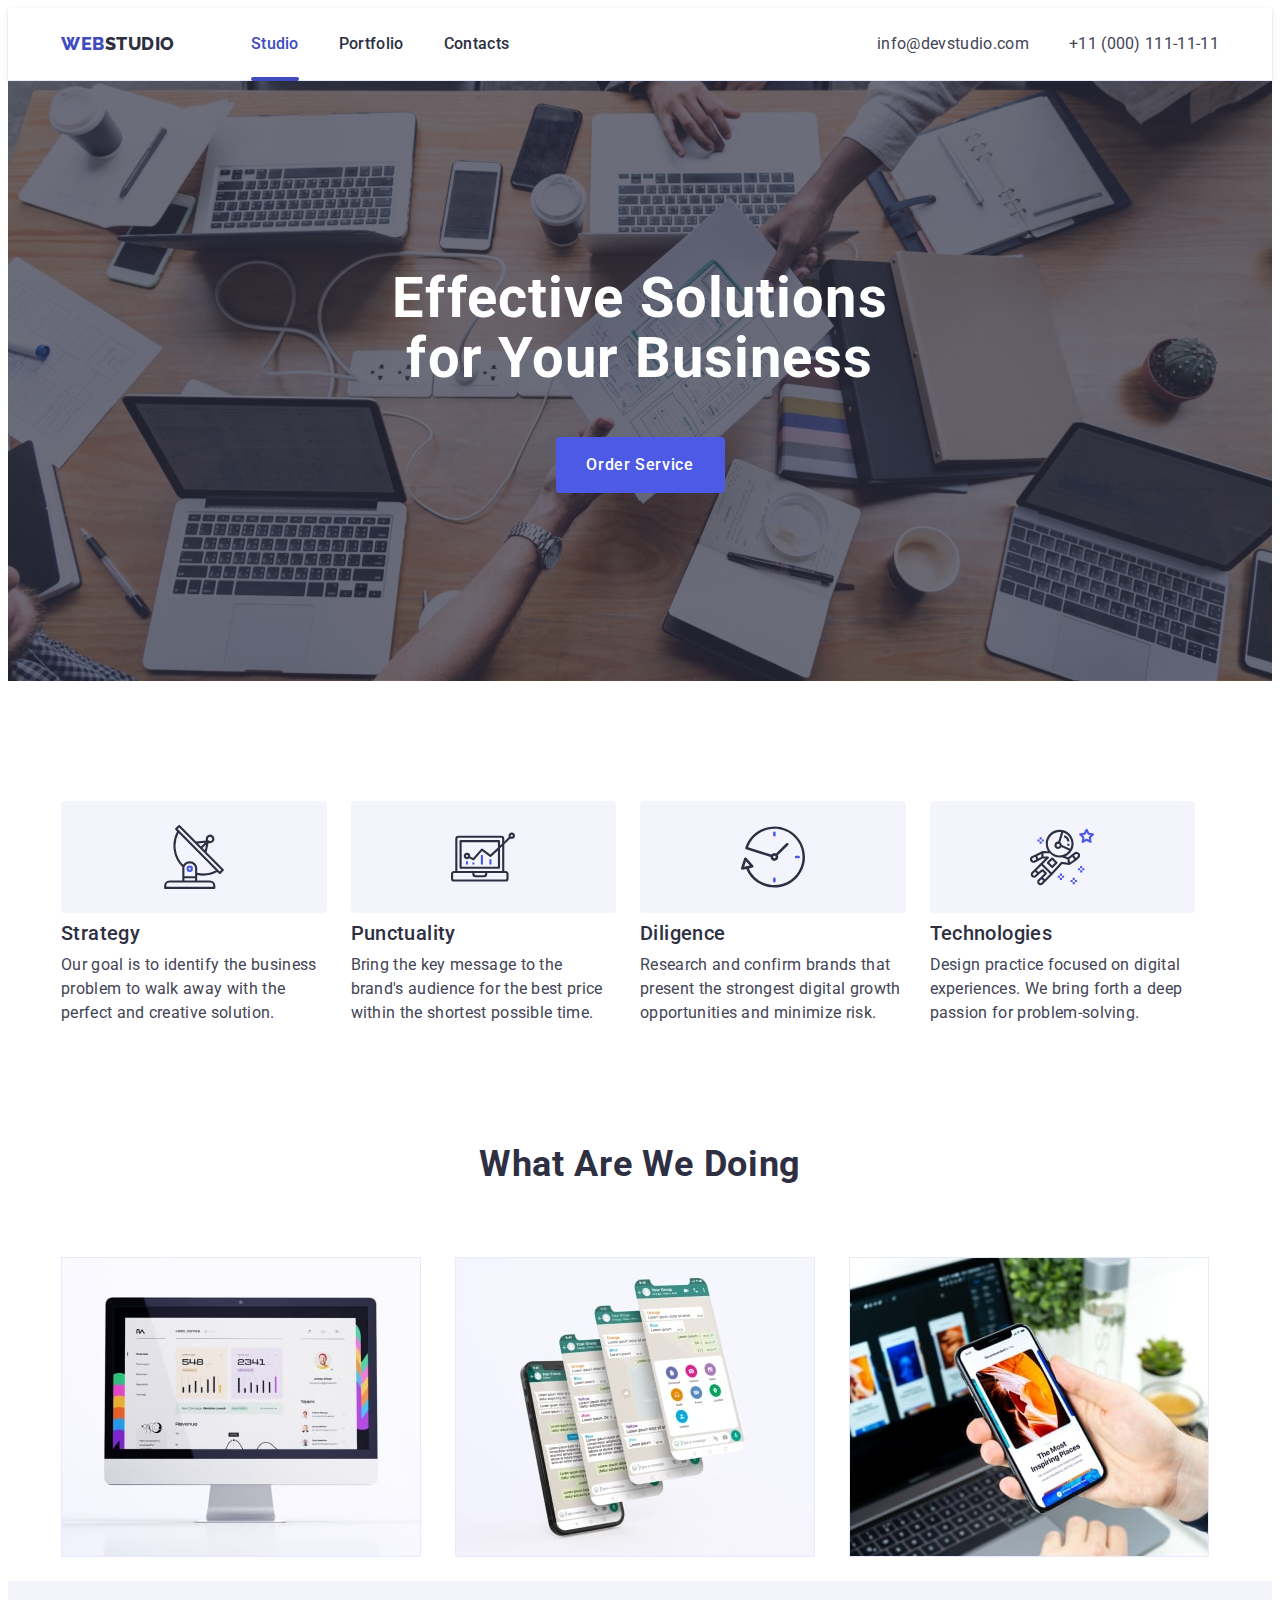
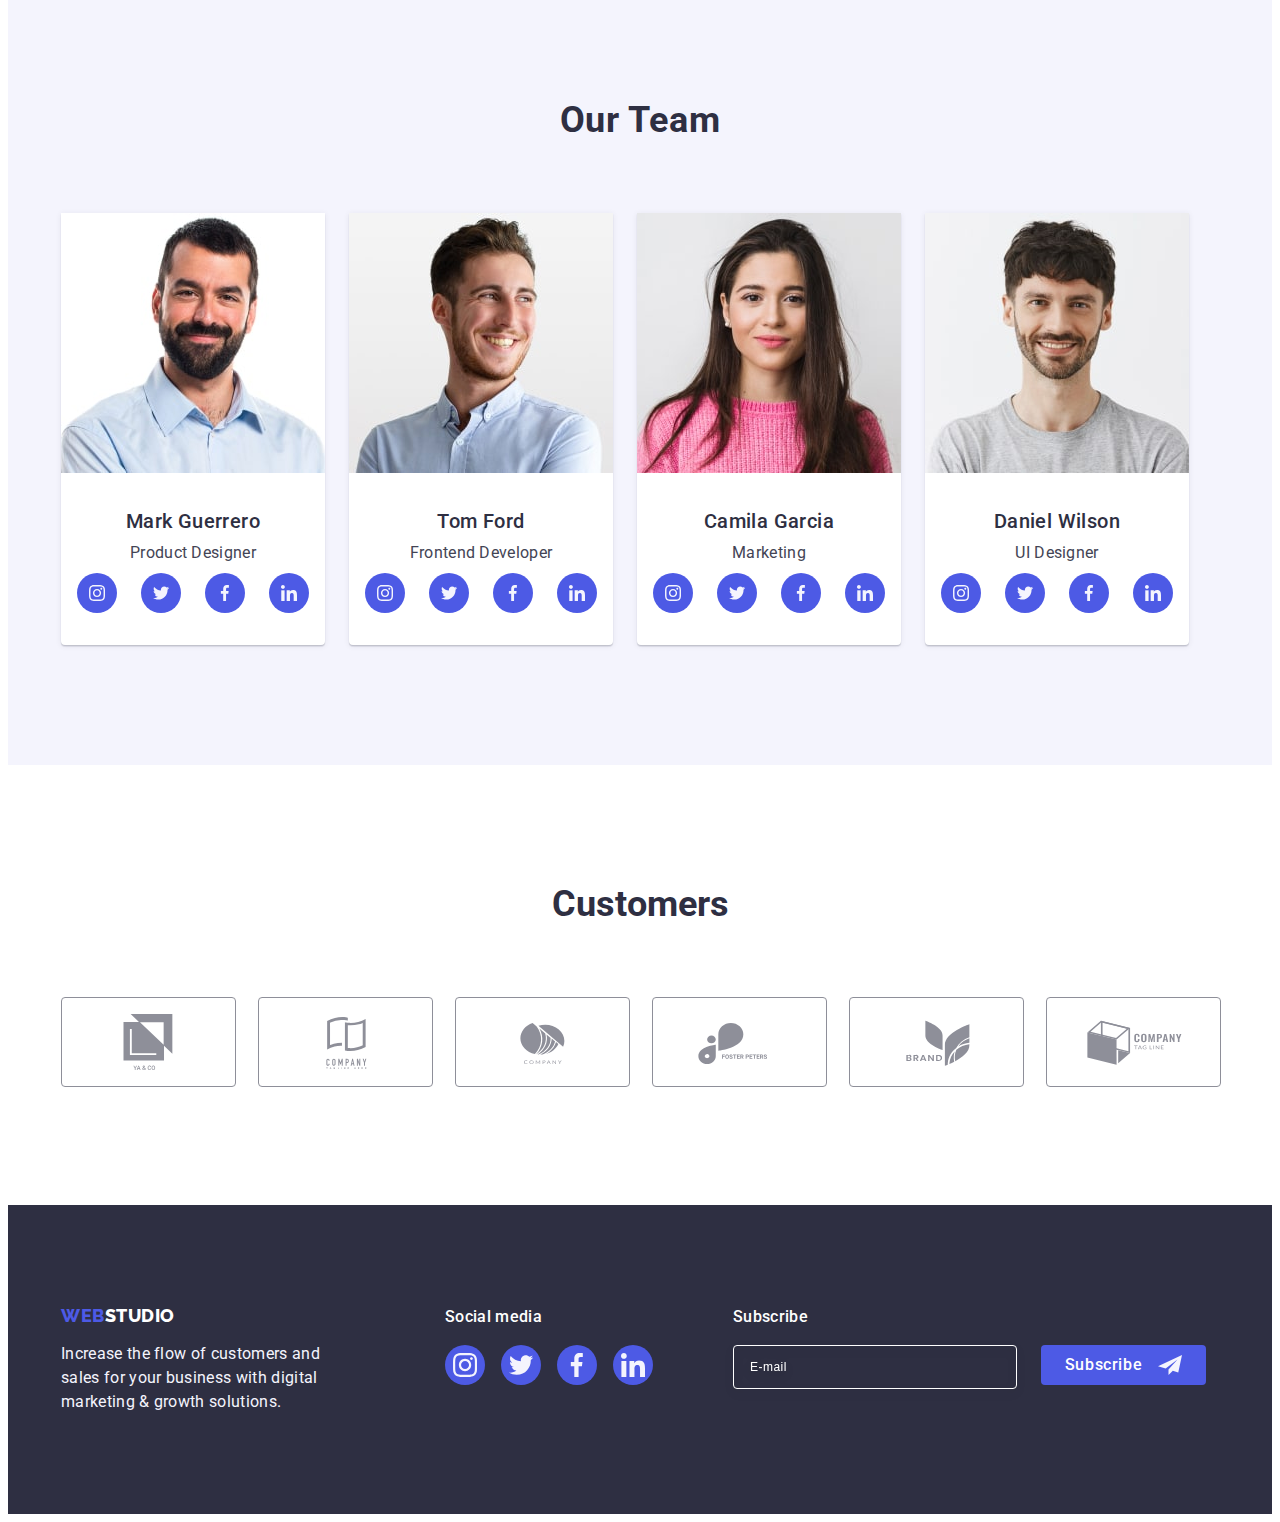
<file: index.html>
<!DOCTYPE html>
<html lang="en">
  <head>
    <meta charset="UTF-8" />
    <meta http-equiv="X-UA-Compatible" content="IE=edge" />
    <meta name="viewport" content="width=device-width, initial-scale=1.0" />
    <title>Document</title>
    <link rel="preconnect" href="https://fonts.googleapis.com" />
    <link rel="preconnect" href="https://fonts.gstatic.com" crossorigin />
    <link
      href="https://fonts.googleapis.com/css2?family=Raleway:wght@800&family=Roboto:wght@400;500;700&display=swap"
      rel="stylesheet"
    />
    <link
      rel="stylesheet"
      href="https://cdnjs.cloudflare.com/ajax/libs/modern-normalize/2.0.0/modern-normalize.min.css"
      integrity="sha512-4xo8blKMVCiXpTaLzQSLSw3KFOVPWhm/TRtuPVc4WG6kUgjH6J03IBuG7JZPkcWMxJ5huwaBpOpnwYElP/m6wg=="
      crossorigin="anonymous"
      referrerpolicy="no-referrer"
    />
    <link rel="stylesheet" href="./css/style.css" />
  </head>
  <body>
    <header class="header-style">
      <div class="div-header-style container">
        <nav class="nav-header-style">
          <a href="./index.html" class="web-header link">
            Web<span class="text-studio">Studio</span>
          </a>
          <ul class="menu-style-positione list">
            <li>
              <a class="points-li-header link current" href="./index.html"
                >Studio</a
              >
            </li>
            <li>
              <a class="points-li-header link" href="./portfolio.html"
                >Portfolio
              </a>
            </li>
            <li>
              <a class="points-li-header link" href="">Contacts</a>
            </li>
          </ul>
        </nav>
        <address class="address">
          <ul class="menu-style-positione list">
            <li>
              <a href="mailto:info@devstudio.com" class="address-points link"
                >info@devstudio.com</a
              >
            </li>
            <li>
              <a href="tel:+110001111111" class="address-points link"
                >+11 (000) 111-11-11</a
              >
            </li>
          </ul>
        </address>
      </div>
    </header>
    <main>
      <section class="section-style-esyb">
        <div class="container">
          <h1 class="effective-solutions-for-your-business">
            Effective Solutions for Your Business
          </h1>
          <button
            type="button"
            class="style-button-order-service"
            data-modal-open
          >
            Order Service
          </button>
        </div>
      </section>
      <section class="section-style-our-adv">
        <div class="container">
          <h2 class="visually-hidden">our advantages</h2>
          <ul class="our-advant list">
            <li class="elements-list">
              <div class="positione-icons">
                <svg class="section-style-our-adv-icon" width="64" height="64">
                  <use href="./images/icons.svg#icon-antenna-1"></use>
                </svg>
              </div>
              <h3 class="all-points">Strategy</h3>
              <p class="our-goal">
                Our goal is to identify the business problem to walk away with
                the perfect and creative solution.
              </p>
            </li>
            <li class="elements-list">
              <div class="positione-icons">
                <svg class="section-style-our-adv-icon" width="64" height="64">
                  <use href="./images/icons.svg#icon-diagram-1"></use>
                </svg>
              </div>
              <h3 class="all-points">Punctuality</h3>
              <p class="our-goal">
                Bring the key message to the brand's audience for the best price
                within the shortest possible time.
              </p>
            </li>

            <li class="elements-list">
              <div class="positione-icons">
                <svg class="section-style-our-adv-icon" width="64" height="64">
                  <use href="./images/icons.svg#icon-clock-1"></use>
                </svg>
              </div>
              <h3 class="all-points">Diligence</h3>
              <p class="our-goal">
                Research and confirm brands that present the strongest digital
                growth opportunities and minimize risk.
              </p>
            </li>

            <li class="elements-list">
              <div class="positione-icons">
                <svg class="section-style-our-adv-icon" width="64" height="64">
                  <use href="./images/icons.svg#icon-astronaut-1"></use>
                </svg>
              </div>
              <h3 class="all-points">Technologies</h3>
              <p class="our-goal">
                Design practice focused on digital experiences. We bring forth a
                deep passion for problem-solving.
              </p>
            </li>
          </ul>
        </div>
      </section>
      <section class="section-style-what-arer-we-doing">
        <div class="container">
          <h2 class="what-are-we-doing">What are we doing</h2>
          <ul class="underlist list">
            <li class="positione-section-three">
              <img
                src="./images/img-doing-1-min.jpg"
                alt="what are you doing for monitor"
                width="360"
              />
            </li>
            <li class="positione-section-three">
              <img
                src="./images/img-doing-2-min.jpg"
                alt="what are you doing for telephones"
                width="360"
              />
            </li>
            <li class="positione-section-three">
              <img
                src="./images/img-doing-3-min.jpg"
                alt="what are you doing for telephone"
                width="360"
              />
            </li>
          </ul>
        </div>
      </section>
      <section class="section-our-team">
        <div class="container">
          <h2 class="title-our-team">Our Team</h2>
          <ul class="underlist-our-team list">
            <li class="points-name">
              <img
                src="./images/our-team-1-min.jpg"
                alt="Mark Guerrero"
                width="264"
              />
              <div class="name-div-sectiones">
                <h3 class="title-all-points">Mark Guerrero</h3>
                <p class="text-all-points">Product Designer</p>
                <ul class="un-soc-link-section-index">
                  <li class="list-soc-link-sectione-index">
                    <a href="/" class="link-soc-index-team">
                      <svg
                        width="16"
                        height="16"
                        class="icons-positione-index-team"
                      >
                        <use
                          href="./images/icons-soc.svg#icon-instagram-2"
                        ></use>
                      </svg>
                    </a>
                  </li>
                  <li class="list-soc-link-sectione-index">
                    <a href="/" class="link-soc-index-team">
                      <svg
                        width="16"
                        height="16"
                        class="icons-positione-index-team"
                      >
                        <use href="./images/icons-soc.svg#icon-twiter"></use>
                      </svg>
                    </a>
                  </li>
                  <li class="list-soc-link-sectione-index">
                    <a href="/" class="link-soc-index-team">
                      <svg
                        width="16"
                        height="16"
                        class="icons-positione-index-team"
                      >
                        <use href="./images/icons-soc.svg#icon-facebook"></use>
                      </svg>
                    </a>
                  </li>
                  <li class="list-soc-link-sectione-index">
                    <a href="/" class="link-soc-index-team">
                      <svg
                        width="16"
                        height="16"
                        class="icons-positione-index-team"
                      >
                        <use
                          href="./images/icons-soc.svg#icon-linkedin-1"
                        ></use>
                      </svg>
                    </a>
                  </li>
                </ul>
              </div>
            </li>
            <li class="points-name">
              <img
                src="./images/our-team-2-min.jpg"
                alt="Tom Ford"
                width="264"
              />
              <div class="name-div-sectiones">
                <h3 class="title-all-points">Tom Ford</h3>
                <p class="text-all-points">Frontend Developer</p>
                <ul class="un-soc-link-section-index">
                  <li class="list-soc-link-sectione-index">
                    <a href="/" class="link-soc-index-team">
                      <svg
                        width="16"
                        height="16"
                        class="icons-positione-index-team"
                      >
                        <use
                          href="./images/icons-soc.svg#icon-instagram-2"
                        ></use>
                      </svg>
                    </a>
                  </li>
                  <li class="list-soc-link-sectione-index">
                    <a href="/" class="link-soc-index-team">
                      <svg
                        width="16"
                        height="16"
                        class="icons-positione-index-team"
                      >
                        <use href="./images/icons-soc.svg#icon-twiter"></use>
                      </svg>
                    </a>
                  </li>
                  <li class="list-soc-link-sectione-index">
                    <a href="/" class="link-soc-index-team">
                      <svg
                        width="16"
                        height="16"
                        class="icons-positione-index-team"
                      >
                        <use href="./images/icons-soc.svg#icon-facebook"></use>
                      </svg>
                    </a>
                  </li>
                  <li class="list-soc-link-sectione-index">
                    <a href="/" class="link-soc-index-team">
                      <svg
                        width="16"
                        height="16"
                        class="icons-positione-index-team"
                      >
                        <use
                          href="./images/icons-soc.svg#icon-linkedin-1"
                        ></use>
                      </svg>
                    </a>
                  </li>
                </ul>
              </div>
            </li>
            <li class="points-name">
              <img
                src="./images/our-team-3-min.jpg"
                alt="Camila Garcia"
                width="264"
              />
              <div class="name-div-sectiones">
                <h3 class="title-all-points">Camila Garcia</h3>
                <p class="text-all-points">Marketing</p>
                <ul class="un-soc-link-section-index">
                  <li class="list-soc-link-sectione-index">
                    <a href="/" class="link-soc-index-team">
                      <svg
                        width="16"
                        height="16"
                        class="icons-positione-index-team"
                      >
                        <use
                          href="./images/icons-soc.svg#icon-instagram-2"
                        ></use>
                      </svg>
                    </a>
                  </li>
                  <li class="list-soc-link-sectione-index">
                    <a href="/" class="link-soc-index-team">
                      <svg
                        width="16"
                        height="16"
                        class="icons-positione-index-team"
                      >
                        <use href="./images/icons-soc.svg#icon-twiter"></use>
                      </svg>
                    </a>
                  </li>
                  <li class="list-soc-link-sectione-index">
                    <a href="/" class="link-soc-index-team">
                      <svg
                        width="16"
                        height="16"
                        class="icons-positione-index-team"
                      >
                        <use href="./images/icons-soc.svg#icon-facebook"></use>
                      </svg>
                    </a>
                  </li>
                  <li class="list-soc-link-sectione-index">
                    <a href="/" class="link-soc-index-team">
                      <svg
                        width="16"
                        height="16"
                        class="icons-positione-index-team"
                      >
                        <use
                          href="./images/icons-soc.svg#icon-linkedin-1"
                        ></use>
                      </svg>
                    </a>
                  </li>
                </ul>
              </div>
            </li>
            <li class="points-name">
              <img
                src="./images/our-team-4-min.jpg"
                alt="Daniel Wilson"
                width="264"
              />
              <div class="name-div-sectiones">
                <h3 class="title-all-points">Daniel Wilson</h3>
                <p class="text-all-points">UI Designer</p>
                <ul class="un-soc-link-section-index">
                  <li class="list-soc-link-sectione-index">
                    <a href="/" class="link-soc-index-team">
                      <svg
                        class="icons-positione-index-team"
                        width="16"
                        height="16"
                      >
                        <use
                          href="./images/icons-soc.svg#icon-instagram-2"
                        ></use>
                      </svg>
                    </a>
                  </li>
                  <li class="list-soc-link-sectione-index">
                    <a href="/" class="link-soc-index-team">
                      <svg
                        class="icons-positione-index-team"
                        width="16"
                        height="16"
                      >
                        <use href="./images/icons-soc.svg#icon-twiter"></use>
                      </svg>
                    </a>
                  </li>
                  <li class="list-soc-link-sectione-index">
                    <a href="/" class="link-soc-index-team">
                      <svg
                        class="icons-positione-index-team"
                        width="16"
                        height="16"
                      >
                        <use href="./images/icons-soc.svg#icon-facebook"></use>
                      </svg>
                    </a>
                  </li>
                  <li class="list-soc-link-sectione-index">
                    <a href="/" class="link-soc-index-team">
                      <svg
                        class="icons-positione-index-team"
                        width="16"
                        height="16"
                      >
                        <use
                          href="./images/icons-soc.svg#icon-linkedin-1"
                        ></use>
                      </svg>
                    </a>
                  </li>
                </ul>
              </div>
            </li>
          </ul>
        </div>
      </section>
      <section class="sectione-customers">
        <div class="container">
          <h2 class="h-customers">Customers</h2>
          <ul class="un-clients-customers">
            <li class="list-customers">
              <a href="/" class="link-customers">
                <svg width="104" height="56" class="icons-customers">
                  <use href="./images/icons-customers.svg#icon-ya-co"></use>
                </svg>
              </a>
            </li>
            <li class="list-customers">
              <a href="/" class="link-customers">
                <svg width="104" height="56" class="icons-customers">
                  <use
                    href="./images/icons-customers.svg#icon-fasling-company"
                  ></use>
                </svg>
              </a>
            </li>
            <li class="list-customers">
              <a href="/" class="link-customers">
                <svg width="104" height="56" class="icons-customers">
                  <use href="./images/icons-customers.svg#icon-company"></use>
                </svg>
              </a>
            </li>
            <li class="list-customers">
              <a href="/" class="link-customers">
                <svg width="104" height="56" class="icons-customers">
                  <use
                    href="./images/icons-customers.svg#icon-foster-peters"
                  ></use>
                </svg>
              </a>
            </li>
            <li class="list-customers">
              <a href="/" class="link-customers">
                <svg width="104" height="56" class="icons-customers">
                  <use href="./images/icons-customers.svg#icon-brand"></use>
                </svg>
              </a>
            </li>
            <li class="list-customers">
              <a href="/" class="link-customers">
                <svg width="104" height="56" class="icons-customers">
                  <use
                    href="./images/icons-customers.svg#icon-company-tag-line"
                  ></use>
                </svg>
              </a>
            </li>
          </ul>
        </div>
      </section>
    </main>
    <footer class="positione-footer-wb">
      <div class="footer-container container">
        <div class="logo-paragraph">
          <a href="./index.html" class="web-header-footer link">
            Web<span class="text-studio-footer">Studio</span>
          </a>

          <p class="text-paragraph-footer">
            Increase the flow of customers and sales for your business with
            digital marketing & growth solutions.
          </p>
        </div>
        <div class="soc-positione">
          <p class="paragraph-soc-footer">Social media</p>
          <ul class="un-soc">
            <li class="soc-itfl">
              <a href="/" class="soc-link"
                ><svg class="soc-link-icons" width="24" height="24">
                  <use href="./images/icons-soc.svg#icon-instagram-2"></use>
                </svg>
              </a>
            </li>

            <li class="soc-itfl">
              <a href="/" class="soc-link"
                ><svg class="soc-link-icons" width="24" height="24">
                  <use href="./images/icons-soc.svg#icon-twiter"></use>
                </svg>
              </a>
            </li>

            <li class="soc-itfl">
              <a href="/" class="soc-link"
                ><svg class="soc-link-icons" width="24" height="24">
                  <use href="./images/icons-soc.svg#icon-facebook"></use>
                </svg>
              </a>
            </li>

            <li class="soc-itfl">
              <a href="/" class="soc-link"
                ><svg class="soc-link-icons" width="24" height="24">
                  <use href="./images/icons-soc.svg#icon-linkedin-1"></use>
                </svg>
              </a>
            </li>
          </ul>
        </div>
        <div class="send-footer">
          <p class="paragraph-footer-subscribe">Subscribe</p>
          <form class="form-footer">
            <label class="label-footer">
              <input
                name="subsribe"
                type="email"
                placeholder="E-mail"
                class="input-footer"
              />
            </label>
            <button class="button-footer-input" type="submit">
              Subscribe
              <svg width="24" height="24" class="button-subcribe-footer">
                <use href="./images/icon-modal-2.svg#icon-link"></use>
              </svg>
            </button>
          </form>
        </div>
      </div>
    </footer>
    <div data-modal class="modal-footer is-hidden">
      <div class="modal-window">
        <button type="button" data-modal-close class="button-modal-close-style">
          <svg width="8" height="8" class="svg-modal-icons">
            <use
              href="./images/icons-modal.svg#icon-close-black-18dp-2-1"
            ></use>
          </svg>
        </button>
        <p class="paragraph-modal">
          Leave your contacts and we will call you back
        </p>
        <form class="modal-form">
          <div class="modal-name">
            <label for="user-name" class="modal-label">Name</label>

            <div class="modal-input-div">
              <input
                id="user-name"
                name="user-name"
                type="text"
                class="modal-input"
              />
              <svg width="18" height="24" class="modal-icons-input">
                <use href="./images/icon-modal-2.svg#icon-person-black-18dp-1-1"></use>
              </svg>
            </div>
          </div>
          <div class="modal-name">
            <label for="user-phone" class="modal-label">Phone</label>

            <div class="modal-input-div">
              <input
                id="user-phone"
                name="user-phone"
                type="text"
                class="modal-input"
              />
              <svg width="18" height="24" class="modal-icons-input">
                <use
                  href="./images/icon-modal-2.svg#icon-phone-black-18dp-1-1"
                ></use>
              </svg>
            </div>
          </div>
          <div class="modal-name">
            <label for="user-email" class="modal-label">Email</label>

            <div class="modal-input-div">
              <input
                id="user-email"
                name="user-email"
                type="text"
                class="modal-input"
              />
              <svg width="18" height="24" class="modal-icons-input">
                <use
                  href="./images/icon-modal-2.svg#icon-email-black-18dp-1-1"
                ></use>
              </svg>
            </div>
          </div>
          <div class="modal-comment">
            <label for="user-comment" class="modal-label">Comment</label>
            <textarea
              id="user-comment"
              name="user-comment"
              placeholder="Text input"
              class="modal-input-comment"
            ></textarea>
          </div>
          <div class="check-box-label">
            <input
              id="user-privacy"
              type="checkbox"
              value="true"
              name="user-privacy"
              class="input-check-box visually-hidden"
            />
            <label for="user-privacy" class="label-check-box"
              ><span class="span-input-check-box">
                <svg width="10" height="8">
                  <use href="./images/icon-modal-2.svg#icon-Vector"></use>
                </svg>
              </span>
              I accept the terms and conditions of the
              <a href="/" class="link-check-box">Privacy Policy</a></label
            >
          </div>
          <button class="button-check-box">Send</button>
        </form>
      </div>
    </div>
    <script src="./js/modal.js"></script>
  </body>
</html>
</file>
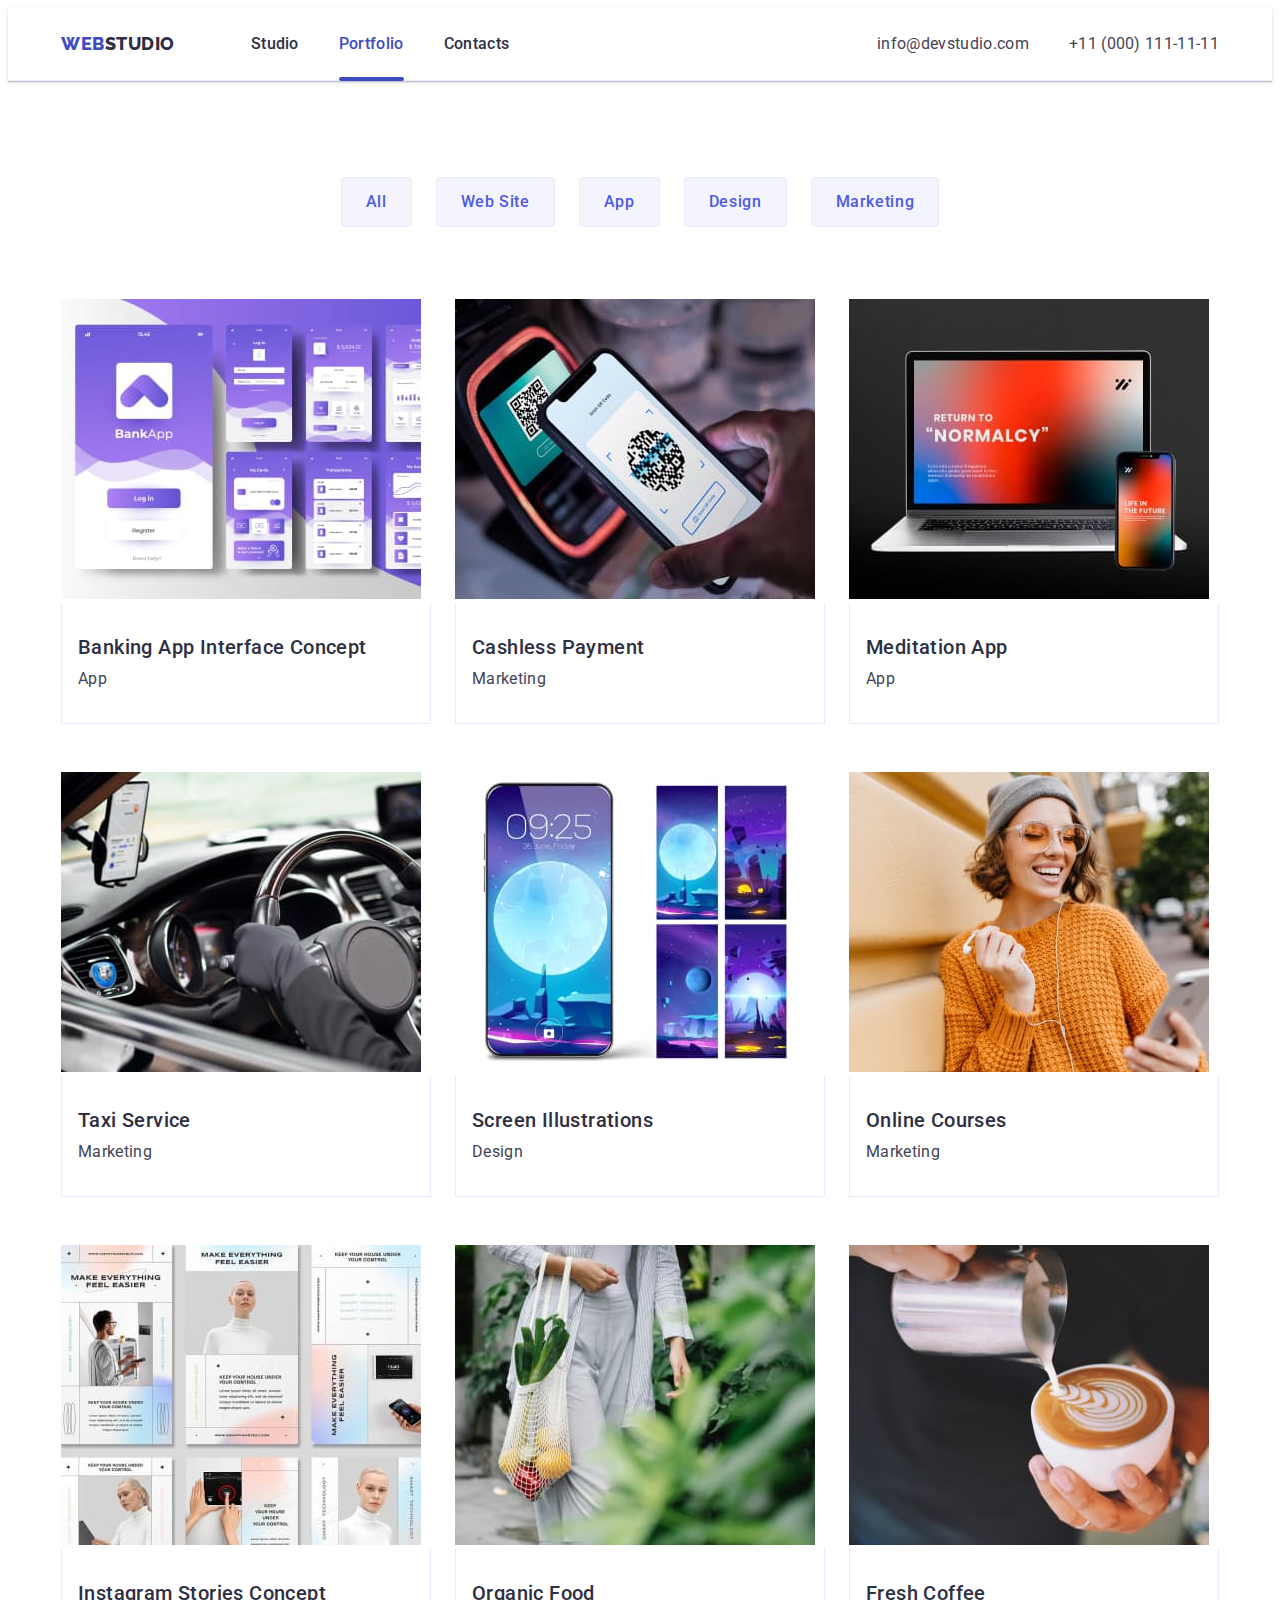
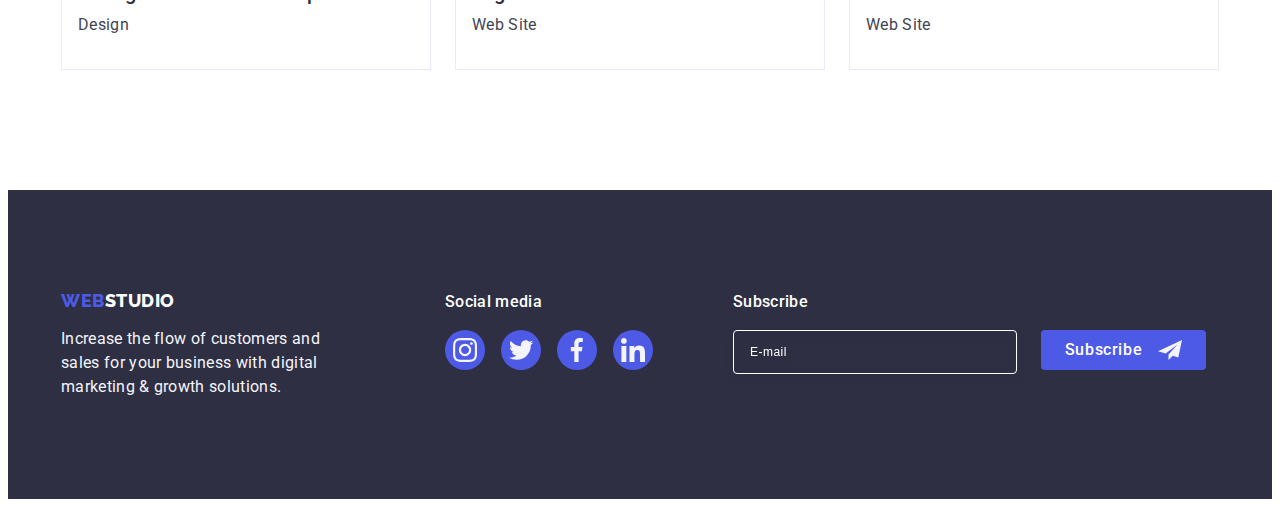
<file: portfolio.html>
<!DOCTYPE html>
<html lang="en">
  <head>
    <meta charset="UTF-8" />
    <meta http-equiv="X-UA-Compatible" content="IE=edge" />
    <meta name="viewport" content="width=device-width, initial-scale=1.0" />
    <title>Document</title>
    <link rel="preconnect" href="https://fonts.googleapis.com" />
    <link rel="preconnect" href="https://fonts.gstatic.com" crossorigin />
    <link
      href="https://fonts.googleapis.com/css2?family=Raleway:wght@800&family=Roboto:wght@400;500;700&display=swap"
      rel="stylesheet"
    />
    <link
      rel="stylesheet"
      href="https://cdnjs.cloudflare.com/ajax/libs/modern-normalize/2.0.0/modern-normalize.min.css"
      integrity="sha512-4xo8blKMVCiXpTaLzQSLSw3KFOVPWhm/TRtuPVc4WG6kUgjH6J03IBuG7JZPkcWMxJ5huwaBpOpnwYElP/m6wg=="
      crossorigin="anonymous"
      referrerpolicy="no-referrer"
    />
    <link rel="stylesheet" href="./css/style.css" />
  </head>
  <body>
    <header class="header-style">
      <div class="div-header-style container">
        <nav class="nav-header-style">
          <a href="./index.html" class="web-header link">
            Web<span class="text-studio">Studio</span>
          </a>
          <ul class="menu-style-positione list">
            <li>
              <a class="points-li-header link" href="./index.html">Studio</a>
            </li>
            <li>
              <a class="points-li-header link current" href="./portfolio.html"
                >Portfolio
              </a>
            </li>
            <li>
              <a class="points-li-header link" href="./index.html">Contacts</a>
            </li>
          </ul>
        </nav>
        <address class="address">
          <ul class="menu-style-positione list">
            <li>
              <a href="mailto:info@devstudio.com" class="address-points link"
                >info@devstudio.com</a
              >
            </li>
            <li>
              <a href="tel:+110001111111" class="address-points link"
                >+11 (000) 111-11-11</a
              >
            </li>
          </ul>
        </address>
      </div>
    </header>

    <main>
      <section class="section-portfolio-main">
        <div class="container">
          <h1 class="visually-hidden">button</h1>
          <ul class="underlist-portfolio-button list">
            <li>
              <button type="button" class="button-style-all-points">All</button>
            </li>
            <li>
              <button type="button" class="button-style-all-points">
                Web Site
              </button>
            </li>
            <li>
              <button type="button" class="button-style-all-points">App</button>
            </li>
            <li>
              <button type="button" class="button-style-all-points">
                Design
              </button>
            </li>
            <li>
              <button type="button" class="button-style-all-points">
                Marketing
              </button>
            </li>
          </ul>

          <ul class="underlist-portfolio-images list">
            <li class="list-images-style">
              <a href="/" class="list-of-cards link">
                <div class="cards-style">
                  <img
                    src="./images/hw21.jpg"
                    alt="interface concept"
                    width="360"
                  />
                  <p class="paragraph-cards-hidden">
                    14 Stylish and User-Friendly App Design Concepts · Task
                    Manager App · Calorie Tracker App · Exotic Fruit Ecommerce
                    App · Cloud Storage App
                  </p>
                </div>
                <div class="link-points-positione">
                  <h2 class="style-title-points-all">
                    Banking App Interface Concept
                  </h2>
                  <p class="p-all-points">App</p>
                </div>
              </a>
            </li>

            <li class="list-images-style">
              <a href="/" class="list-of-cards link">
                <div class="cards-style">
                  <img src="./images/hw22.jpg" alt="img app" width="360" />
                  <p class="paragraph-cards-hidden">
                    14 Stylish and User-Friendly App Design Concepts · Task
                    Manager App · Calorie Tracker App · Exotic Fruit Ecommerce
                    App · Cloud Storage App
                  </p>
                </div>
                <div class="link-points-positione">
                  <h2 class="style-title-points-all">Cashless Payment</h2>
                  <p class="p-all-points">Marketing</p>
                </div>
              </a>
            </li>

            <li class="list-images-style">
              <a href="/" class="list-of-cards link">
                <div class="cards-style">
                  <img src="./images/hw23.jpg" alt="img payment" width="360" />
                  <p class="paragraph-cards-hidden">
                    14 Stylish and User-Friendly App Design Concepts · Task
                    Manager App · Calorie Tracker App · Exotic Fruit Ecommerce
                    App · Cloud Storage App
                  </p>
                </div>
                <div class="link-points-positione">
                  <h2 class="style-title-points-all">Meditation App</h2>
                  <p class="p-all-points">App</p>
                </div>
              </a>
            </li>

            <li class="list-images-style">
              <a href="/" class="list-of-cards link">
                <div class="cards-style">
                  <img
                    src="./images/hw24.jpg"
                    alt="img taxiservice"
                    width="360"
                  />
                  <p class="paragraph-cards-hidden">
                    14 Stylish and User-Friendly App Design Concepts · Task
                    Manager App · Calorie Tracker App · Exotic Fruit Ecommerce
                    App · Cloud Storage App
                  </p>
                </div>
                <div class="link-points-positione">
                  <h2 class="style-title-points-all">Taxi Service</h2>
                  <p class="p-all-points">Marketing</p>
                </div>
              </a>
            </li>

            <li class="list-images-style">
              <a href="/" class="list-of-cards link">
                <div class="cards-style">
                  <img
                    src="./images/hw25.jpg"
                    alt="img phone Illustrations"
                    width="360"
                  />
                  <p class="paragraph-cards-hidden">
                    14 Stylish and User-Friendly App Design Concepts · Task
                    Manager App · Calorie Tracker App · Exotic Fruit Ecommerce
                    App · Cloud Storage App
                  </p>
                </div>
                <div class="link-points-positione">
                  <h2 class="style-title-points-all">Screen Illustrations</h2>
                  <p class="p-all-points">Design</p>
                </div>
              </a>
            </li>

            <li class="list-images-style">
              <a href="/" class="list-of-cards link">
                <div class="cards-style">
                  <img
                    src="./images/hw26.jpg"
                    alt="img see in phone"
                    width="360"
                  />
                  <p class="paragraph-cards-hidden">
                    14 Stylish and User-Friendly App Design Concepts · Task
                    Manager App · Calorie Tracker App · Exotic Fruit Ecommerce
                    App · Cloud Storage App
                  </p>
                </div>
                <div class="link-points-positione">
                  <h2 class="style-title-points-all">Online Courses</h2>
                  <p class="p-all-points">Marketing</p>
                </div>
              </a>
            </li>

            <li class="list-images-style">
              <a href="/" class="list-of-cards link">
                <div class="cards-style">
                  <img
                    src="./images/hw27.jpg"
                    alt="img concep style"
                    width="360"
                  />
                  <p class="paragraph-cards-hidden">
                    14 Stylish and User-Friendly App Design Concepts · Task
                    Manager App · Calorie Tracker App · Exotic Fruit Ecommerce
                    App · Cloud Storage App
                  </p>
                </div>
                <div class="link-points-positione">
                  <h2 class="style-title-points-all">
                    Instagram Stories Concept
                  </h2>
                  <p class="p-all-points">Design</p>
                </div>
              </a>
            </li>

            <li class="list-images-style">
              <a href="/" class="list-of-cards link">
                <div class="cards-style">
                  <img src="./images/hw28.jpg" alt="img food" width="360" />
                  <p class="paragraph-cards-hidden">
                    14 Stylish and User-Friendly App Design Concepts · Task
                    Manager App · Calorie Tracker App · Exotic Fruit Ecommerce
                    App · Cloud Storage App
                  </p>
                </div>
                <div class="link-points-positione">
                  <h2 class="style-title-points-all">Organic Food</h2>
                  <p class="p-all-points">Web Site</p>
                </div>
              </a>
            </li>

            <li class="list-images-style">
              <a href="/" class="list-of-cards link">
                <div class="cards-style">
                  <img src="./images/hw29.jpg" alt="img coffee" width="360" />
                  <p class="paragraph-cards-hidden">
                    14 Stylish and User-Friendly App Design Concepts · Task
                    Manager App · Calorie Tracker App · Exotic Fruit Ecommerce
                    App · Cloud Storage App
                  </p>
                </div>
                <div class="link-points-positione">
                  <h2 class="style-title-points-all">Fresh Coffee</h2>
                  <p class="p-all-points">Web Site</p>
                </div>
              </a>
            </li>
          </ul>
        </div>
      </section>
    </main>

    <footer class="positione-footer-wb">
      <div class="footer-container container">
        <div class="logo-paragraph">
          <a href="./index.html" class="web-header-footer link">
            Web<span class="text-studio-footer">Studio</span>
          </a>

          <p class="text-paragraph-footer">
            Increase the flow of customers and sales for your business with
            digital marketing & growth solutions.
          </p>
        </div>
        <div class="soc-positione">
          <p class="paragraph-soc-footer">Social media</p>
          <ul class="un-soc">
            <li class="soc-itfl">
              <a href="./index.html" class="soc-link"
                ><svg class="soc-link-icons" width="24" height="24">
                  <use href="./images/icons-soc.svg#icon-instagram-2"></use>
                </svg>
              </a>
            </li>

            <li class="soc-itfl">
              <a href="./index.html" class="soc-link"
                ><svg class="soc-link-icons" width="24" height="24">
                  <use href="./images/icons-soc.svg#icon-twiter"></use>
                </svg>
              </a>
            </li>

            <li class="soc-itfl">
              <a href="./index.html" class="soc-link"
                ><svg class="soc-link-icons" width="24" height="24">
                  <use href="./images/icons-soc.svg#icon-facebook"></use>
                </svg>
              </a>
            </li>

            <li class="soc-itfl">
              <a href="./index.html" class="soc-link"
                ><svg class="soc-link-icons" width="24" height="24">
                  <use href="./images/icons-soc.svg#icon-linkedin-1"></use>
                </svg>
              </a>
            </li>
          </ul>
        </div>
        <div class="send-footer">
          <p class="paragraph-footer-subscribe">Subscribe</p>
          <form class="form-footer">
            <label class="label-footer">
              <input
                name="subsribe"
                type="email"
                placeholder="E-mail"
                class="input-footer"
              />
            </label>
            <button class="button-footer-input" type="submit">
              Subscribe
              <svg width="24" height="24" class="button-subcribe-footer">
                <use href="./images/icon-modal-2.svg#icon-link"></use>
              </svg>
            </button>
          </form>
        </div>
      </div>
    </footer>

    <script src="./js/modal.js"></script>
  </body>
</html>
</file>
<file: css/style.css>
:root{
    --accent-color: #2e2f42;
    --title-color: #4d5ae5;
 --primary-color: #434455;
 --secondary-color: #f4f4fd;
 --background-color:#FFFFFF;
 --color-header: #404bbf;
 --customers-color: #8e8f99;

}
.link{
text-decoration: none;
display: block;

}




.img{
    display: block;
    max-width: 100%;
    display: block;
 }



.list{
    list-style: none;
    display: flex;
    gap: 40px;
    padding-left: 0;
    margin: 0;
}


body{

font-family: 'Roboto', sans-serif;
color: var(--primary-color);
background-color: var(--background-color);

}

/*----------------------------HEADER-----------------------------*/



.container{
    width: 1158px;
    margin: 0 auto;
    padding: 0 15px;
    
}

.header-style{
    border-bottom: 1px solid #e7e9fc;
    box-shadow: 0px 2px 1px rgba(46, 47, 66, 0.08),
    0px 1px 1px rgba(46, 47, 66, 0.16),
    0px 1px 6px rgba(46, 47, 66, 0.08);

}

.div-header-style{
    display: flex;
    align-items: center;


}


.nav-header-style{
    display: flex;
    align-items: center;
}

.web-header{
font-family: "Raleway", sans-serif;
    font-weight: 800;
    font-size: 18px;
    line-height: 1.17;
    letter-spacing: 0.03em;
    text-transform: uppercase;
    color: var(--title-color);
    text-decoration: none;
    margin-right: 76px;
    position: relative;
    color: #404bbf;

}


.points-li-header::after{
    content: Studio;
    position: absolute;
    left: 0;
    bottom: -1px;
    height: 4px;
    background-color: #404bbf;
    border-radius: 2px;
}


.points-li-header{
    transition: color 250ms cubic-bezier(0.4, 0, 0.2, 1);
    position: relative;
    color: #404bbf;

}

.text-studio{
    
    color: var(--accent-color);
    

}

.points-li-header{
font-weight: 500;
font-size: 16px;
line-height: 1.5;
 letter-spacing: 0.02em;
 color:var(--accent-color);
padding: 24px 0;
padding-top: 24px;
padding-bottom: 24px;
padding-left: 0;
margin: 0;

}


.current {
    color: #404bbf;

}

.current::after {
    content: "";
    position: absolute;
    width: 100%;
    height: 4px;
    left: 23px;
    bottom: -1px;
    left: 0;
    color: #9747FF;


}

.points-li-header:hover{
    color: var(--color-header);
}

.points-li-header:focus{
    color: var(--color-header);
}

.address{
    font-style: normal;
    margin-left: auto;

}



.address-points{
    font-size: 16px;
    line-height: 1.5;
    letter-spacing: 0.02em;
    color: var(--primary-color);
   transition: color 250ms cubic-bezier(0.4, 0, 0.2, 1);

}


.address-points:hover{
color:var(--color-header);
}

.address-points:focus{
    color:var(--color-header);
    
}


.menu-style-positione{
    gap: 40px;
   
    padding-left: 0px;
    margin-right: 0;
    
}

p,h1,h2,h3,h4,h5,h6{
    margin: 0;
}

.adress-phone link:focus {
    color: var(--color-header);
}
/*---------------------------main--------------------------------*/
button{
background: var(--color-header);
}

.visually-hidden{
    position: absolute;
    width: 1px;
    height: 1px;
    margin: -1px;
    border: 0;
    padding: 0;
    white-space: nowrap;
    clip-path: inset(100%);
    clip: rect(0 0 0 0);
    overflow: hidden;
}
.section-portfolio-main{
    padding-top: 96px;
    padding-bottom: 120px;


}

.link-points-positione{
    padding: 32px 16px;
    border: 1px solid #e7e9fc;
    border-top: none;
    

}


.underlist-portfolio-button{
    display: flex;
    justify-content: center;
    gap: 24px;
    margin: 0;
    padding-left: 0;
    margin-bottom: 72px;


}

.underlist-portfolio-images{
    display: flex;
    flex-wrap: wrap;
    column-gap: 24px;

    row-gap: 48px;
    margin: 0;
}

.cards-style{
    position: relative;
    overflow: hidden;

}

.paragraph-cards-hidden{
    position: absolute;
    top: 0;
    font-size: 16px;
    line-height: 1.5;
    letter-spacing: 0.02em;
    color: var(--secondary-color);
    padding: 40px 32px;
    background-color: #4d5ae5;
    height: 100%;
    width: 100%;
    transform: translateY(100%);
    transition: transform 250ms cubic-bezier(0.4, 0, 0.2, 1);

    
}


.list-of-cards:hover .paragraph-cards-hidden,
.list-of-cards:focus .paragraph-cards-hidden {
    transform: translateY(0%);
}

.list-of-cards{
    transition: box-shadow 250ms cubic-bezier(0.4, 0, 0.2, 1);
}

.button-style{
    list-style: none;

}

.list-of-cards:hover{
    box-shadow: 0px 1px 6px rgba(46, 47, 66, 0.08),
        0px 1px 1px rgba(46, 47, 66, 0.16),
        0px 2px 1px rgba(46, 47, 66, 0.08);
}


.list-of-cards:focus{
    box-shadow: 0px 1px 6px rgba(46, 47, 66, 0.08),
            0px 1px 1px rgba(46, 47, 66, 0.16),
            0px 2px 1px rgba(46, 47, 66, 0.08);
}

.list-images-style{
    width: 1158px;
    margin: 0;
    width: calc((100% - 48px) / 3);
    
  

}

.button-style-all-points{
    font-family: "Roboto",sans-serif;
    font-weight: 500;
    font-size: 16px;
    line-height: 1.5;
    letter-spacing: 0.04em;
    color: var(--title-color);
    background-color: var(--secondary-color);
    cursor: pointer;
    padding: 12px 24px;
    padding-top: 12px;
    border: 1px solid #e7e9fc;
    border-radius: 4px;
    transition: color 250ms cubic-bezier(0.4, 0, 0.2, 1),
        background-color 250ms cubic-bezier(0.4, 0, 0.2, 1),
        border-color 250ms cubic-bezier(0.4, 0, 0.2, 1),
        box-shadow 250ms cubic-bezier(0.4, 0, 0.2, 1);
       
    
}

.button-style-all-points:hover{
    color: var(--background-color);
    background-color:var(--color-header);
    border: 1px solid transparent;
    box-shadow: 0px 3px 1px rgba(0, 0, 0, 0.1),
            0px 2px 1px rgba(0, 0, 0, 0.08),
            0px 2px 2px rgba(0, 0, 0, 0.12);
}

.button-style-all-points:focus{
    color: var(--background-color);
background-color: var(--color-header);
border: 1px solid transparent;
box-shadow: 0px 3px 1px rgba(0, 0, 0, 0.1),
        0px 2px 1px rgba(0, 0, 0, 0.08),
        0px 2px 2px rgba(0, 0, 0, 0.12);
}



.list{
    list-style: none;
text-decoration: none;
}



.style-title-points-all{
    font-weight: 500;
    font-size: 20px;
    line-height: 1.2;
    letter-spacing: 0.02em;
    color: var(--accent-color);
    margin-bottom: 8px;

}

.p-all-points{
    font-size: 16px;
    line-height: 1.5;
    letter-spacing: 0.02em;
    color: var(--primary-color);
    

}

.what-are-we-doing{
    font-size: 36px;
    line-height: 1.11;
    text-align: center;
    letter-spacing: 0.02em;
    text-transform: capitalize;
    color: var(--accent-color);

}

.section-our-team{
    background-color: var(--secondary-color);

}

.title-our-team{
    font-size: 36px;
    line-height: 1.11;
    text-align: center;
    letter-spacing: 0.02em;
    text-transform: capitalize;
    color: var(--accent-color);

}

.points-name{
    width: calc((100% - 72px) / 4);
    border-radius: 0px 0px 4px 4px;
}

.title-all-points{
    font-weight: 500;
    font-size: 20px;
    line-height: 1.2;
    letter-spacing: 0.02em;
    color: var(--accent-color);
    text-align: center;
    margin-bottom: 8px;

}



.underlist{
    gap: 24px;
    margin-right: 0;

}


.positione-section-three{
    width: calc((100% - 48px) / 3);
    flex-basis: calc((100% - 3 * 16px) / 3);

}



/*-----------------------------------index-html----------------------------*/



.section-style-esyb{
    background-color: var(--accent-color);
    padding-top: 188px;
    padding-bottom: 188px;
    max-width: 1440px;
    background-repeat: no-repeat;
    background-position: center;
    background-size: cover;
    background-image: linear-gradient(rgba(46, 47, 66, 0.7), rgba(46, 47, 66, 0.7)), url(../images/people-office-1-min.jpg);
    margin-right: auto;
    margin-left: auto;

}

.effective-solutions-for-your-business{
    font-size: 56px;
    line-height: 1.07;
    text-align: center;
    letter-spacing: 0.02em;
    color: var(--background-color);
    max-width: 496px;
    display: block;
    align-items: center;
    margin-left: auto;
    margin-right: auto;
    margin-right: auto;
    margin-bottom: 48px;
    margin-left: auto;
    
}

.section-style-our-adv{
    padding-top: 120px;
    padding-bottom: 120px;
    
}

.section-style-what-arer-we-doing{
    padding-top: 0px;
    padding-bottom: 20px;
}


.positione-icons{
align-items: center;
display: flex;
justify-content: center;
height: 112px;
background-color: #f4f4fd;
border-radius: 4px;
margin-bottom: 8px;



}

.style-button-order-service{
    background-color: #4D5AE5;
    font-family: "Roboto", sans-serif;
    font-weight: 500;
    font-size: 16px;
    line-height: 1.5;
    letter-spacing: 0.04em;
    color: var(--background-color);
    cursor: pointer;
    
    min-width: 169px;
    height: 56px;
    border: none;
    background-color: var(--title-color);
    border-radius: 4px;
    cursor: pointer;
    display: block;
    margin: auto;
    transition: background-color 250ms cubic-bezier(0.4, 0, 0.2, 1);;
    


}

.style-button-order-service:hover{
    background-color: var(--color-header);
}

.style-button-order-service:focus{
    background-color:var(--color-header);
}

.text-all-points {
    font-size: 16px;
    line-height: 1.5;
    letter-spacing: 0.02em;
    text-align: center;
    margin-bottom: 8px;
    
}


.all-points{
    font-weight: 500;
    font-size: 20px;
    line-height: 1.2;
    letter-spacing: 0.02em;
    color: var(--accent-color);
    margin-bottom: 8px;

}

.title-our-team{
    margin-bottom: 72px;
}

.section-style-our-adv-icon{
    display: inline-block;
   
    stroke-width: 0;
    
}


.our-goal{
    font-size: 16px;
    line-height: 1.5;
    letter-spacing: 0.02em;
    margin: 0px;
    width: 264px;
    height: 72px;
    


}

.underlist-our-team{
    display: flex;
    gap: 24px;
    margin-right: 24px;
    padding-left: 0%;


}

.our-advant{
    display: flex;
    gap: 24px;
    margin-right: 24px;
}

.elements-list{
    width: calc((100% - 72px) / 4);
    padding-left: 0;
    margin: 0;
}

.section-our-team{
    padding: 120px 0;
    padding-top: 120px;
}

.points-name{
    
width: calc((100% - 72px) / 4);
    border-radius: 0px 0px 4px 4px;
    background-color: #fff;
    box-shadow: 0px 1px 6px rgba(46, 47, 66, 0.08),
    0px 1px 1px rgba(46, 47, 66, 0.16),
    0px 2px 1px rgba(46, 47, 66, 0.08);
    width: 264px;
       
    

}

.name-div-sectiones{
 padding: 32px 16px;
 padding: 32px 0;


    
}

.un-soc-link-section-index{
    display: flex; 
    justify-content: center;
    gap: 24px;
    padding-left: 0;
    
    
    

}


.list-soc-link-sectione-index{
    width: 40px;
     height: 40px;
     list-style: none;
     
    

}


.link-soc-index-team{
    width: 100%;
    height: 100%;
    background-color: var(--title-color);
     border-radius: 50%;
     display: flex;
     align-items: center;
    justify-content: center;
    transition: background-color 250ms cubic-bezier(0.4, 0, 0.2, 1);

}

.link-soc-index-team:hover{
    background-color: #404bbf;
}

.link-soc-index-team:focus{
    background-color: #404bbf;
        
}

.icons-positione-index-team{
     fill: var(--secondary-color);

}


.what-are-we-doing{
    margin-bottom: 72px;
}

.soc-link-our-team{
    width: 40px;
    height: 40px;
    
}

.soc-our-team{
    display: flex;
    justify-content: center;
    gap: 24px;

}


.sectione-customers{
    padding-top: 120px;
    padding-bottom: 120px;
    padding: 120px 0;

}

.h-customers{
    font-size: 36px;
    line-height: 1.11;
    color: var(--accent-color);
    margin-bottom: 72px;
    text-align: center;


}

.un-clients-customers{
    display: flex;
    gap: 24px;
    margin: 0;
    padding: 0;

}

.list-customers{
    width: calc((100% - 120px)/6);
    height: 88px;
    list-style: none;
    transition: border-color 250ms cubic-bezier(0.4, 0, 0.2, 1),
        color 250ms cubic-bezier(0.4, 0, 0.2, 1);
    


}


.link-customers{
    width: 100%;
    height: 100%;
    border: 1px solid #8e8f99;
    border-radius: 4px;
    display: flex;
    align-items: center;
    justify-content: center;
    color: var(--customers-color);
     transition: border-color 250ms cubic-bezier(0.4, 0, 0.2, 1),
        color 250ms cubic-bezier(0.4, 0, 0.2, 1);

}

.link-customers:hover{
    border-color:#404bbf;
    color:#404bbf;
}

.link-customers:focus{
    border-color:#404bbf;
    color:#404bbf;
}


.icons-customers{
    fill: currentColor;
}


/*-----------------------------footer--------------------------*/


.footer-container{
    display: flex;
    align-items: baseline;
}

.positione-footer-wb{
    background-color:var(--accent-color);
        padding-top: 100px;
        padding-bottom: 100px;
            

       
}


.soc-positione{
   
    align-items: baseline;

}


.un-soc{
    display: flex;
    gap: 16px;
padding-left: 0;
margin: 0;
}

.soc-itfl{
    width: 40px;
    height: 40px;
    list-style: none;

}

.soc-link{
    width: 100%;
    height: 100%;
    background-color: var(--title-color);
    border-radius: 50%;
    display: flex;
    align-items: center;
    justify-content: center;
transition: background-color 250ms cubic-bezier(0.4, 0, 0.2, 1);
}


.soc-link-icons{
    fill: var(--secondary-color);
}


.soc-link:hover{
    background-color: #31d0aa;
}

.soc-link:focus{
    background-color: #31d0aa;
}

.text-studio-footer{
    color: #FFFFFF;
}

.web-header-footer{
color: var(--title-color);
font-family: "Raleway", sans-serif;
font-weight: 800;
    font-size: 18px;
    line-height: 1.17;
    letter-spacing: 0.03em;
    text-transform: uppercase;
    display: inline-block;
    margin-bottom: 16px;

}

.text-paragraph-footer{
    font-family: 'Roboto';
        font-style: normal;
        font-weight: 400;
        font-size: 16px;
    line-height: 1.5;
    color:var(--secondary-color);
    letter-spacing: 0.02em;
    max-width: 264px;


}

.logo-paragraph{
     margin-right: 120px;

}
   
.paragraph-soc-footer{
     font-weight: 500;
    font-size: 16px;
    line-height: 1.5;
    letter-spacing: 0.02em;
    color: var(--background-color);
    margin-bottom: 16px;
     display: flex;
     align-items: baseline;
     
}

/*-------------------------modal----------------------------*/


.modal-footer{
    position: fixed;
    top: 0;
    left: 0;
    width: 100%;
    height: 100%;
    background-color: rgba(46, 47, 66, 0.4);
    transition: opacity 250ms cubic-bezier(0.4, 0, 0.2, 1), visibility 250ms cubic-bezier(0.4, 0, 0.2, 1);

}


.is-hidden{
    opacity: 0;
    visibility: hidden;
    pointer-events: none;

}

.modal-window{
    position: absolute;
    top: 50%;
    left: 50%;
    transform: translate(-50%, -50%) scale(1);
    width: 408px;
    min-height: 584px;
    background: #fcfcfc;
    box-shadow: 0px 1px 1px rgba(0, 0, 0, 0.14),
        0px 1px 3px rgba(0, 0, 0, 0.12),
        0px 2px 1px rgba(0, 0, 0, 0.2);
        border-radius: 4px;
        transition: transform 250ms cubic-bezier(0.4, 0, 0.2, 1);
        padding: 72px 24px 24px 24px;

}


.button-modal-close-style{
    position: absolute;
    top: 24px;
    right: 24px;
    width: 24px;
    height: 24px;
    border-radius: 50%;
    display: flex;
    align-items: center;
    justify-content: center;
    background-color: #e7e9fc;
    border: 1px solid rgba(0, 0, 0, 0.1);
    padding: 0;
    cursor: pointer;
    transition: background-color 250ms cubic-bezier(0.4, 0, 0.2, 1), border 250ms cubic-bezier(0.4, 0, 0.2, 1);

}


.modal-name{
    margin-bottom: 8px; 
}

.modal-label{
     font-size: 12px;
      line-height: 1.17; 
      letter-spacing: 0.04em; 
      color:var(--customers-color);
      display: block;
       margin-bottom: 4px; 

}

.modal-input-div{
     position: relative; 

}

.modal-input:focus{
    border-color: #4D5AE5;
    
}

.modal-input:focus.icon{
    border-color: #4D5AE5;
    fill: #4d5ae5;
}


.modal-icons-input{
    position: absolute;
    left: 16px;
    top: 50%;
    transform: translateY(-50%);
    transition: fill 250ms cubic-bezier(0.4, 0, 0.2, 1);
    
}

.modal-input:focus+.modal-icons-input {
    fill: #4D5AE5;
}


.modal-icons-input:focus{
    fill:#4D5AE5;
}



.paragraph-modal{
 font-weight: 500; 
 font-size: 16px;
 line-height: 1.5;
 text-align: center;
 letter-spacing: 0.02em; 
 color: var(--accent-color);
 margin-bottom: 16px;
}


.button-modal-close-style:hover{
    background-color: #404bbf;
    border: none;
    fill: #ffffff
}

.button-modal-close-style:focus{
    background-color: #404bbf;
        border: none;
        fill: #ffffff
}


.svg-modal-icons{
    transition: fill 250ms cubic-bezier(0.4, 0, 0.2, 1);

}



.modal-input{
   display: flex;
    box-sizing: border-box;
    border-radius: 4px;
    border: 1px solid rgba(46, 47, 66, 0.4);
    height: 40px;
    width: 360px;
    padding-left: 38px;
    gap: 8px;
    margin-bottom: 8px;
    flex: none;
    background-color: transparent;
    outline: transparent;
    transition: border-color 250ms cubic-bezier(0.4, 0, 0.2, 1);
}

.modal-input-comment{
    width: 100%;
    height: 120px;
    font-size: 12px;
    line-height: 1.17;
    letter-spacing: 0.04em;
    color: rgba(46, 47, 66, 0.4);
    border: 1px solid rgba(46, 47, 66, 0.4);
    border-radius: 4px;
    background-color: transparent;
    padding: 8px 16px;
    outline: transparent;
    resize: none;
    transition: border-color 250ms cubic-bezier(0.4, 0, 0.2, 1);

}



.modal-icons-input:focus{
    fill: #4D5AE5;
}

.modal-input-comment:focus{
    border-color: #4D5AE5;
}

.check-box-label{
    margin-bottom: 24px;

}



.label-check-box{
    font-size: 12px;
    line-height: 1.17;
    letter-spacing: 0.04em;
    color:var(--customers-color);
    

}
.span-input-check-box{
    width: 16px;
    height: 16px;
    
    border-radius: 2px;
    transition: background-color 250ms cubic-bezier(0.4, 0, 0.2, 1), border 250ms cubic-bezier(0.4, 0, 0.2, 1), fill 250ms cubic-bezier(0.4, 0, 0.2, 1);
    display: inline-flex;
    align-items: center;
    justify-content: center;
    fill: transparent;
   
    border: 1px solid rgba(46, 47, 66, 0.4);
    

}


.input-check-box:checked+.label-check-box>.span-input-check-box {
    background-color: var(--color-header);
    border: none;
    fill: var(--secondary-color);
}


.link-check-box{
    color:var(--title-color);

}

.button-check-box{
    display: block;
    min-width: 169px;
    height: 56px;
    font-family: "Roboto", sans-serif;
    font-size: 16px;
    font-weight: 500;
    line-height: 1.5;
    letter-spacing: 0.04em;
    color: #ffffff;
    cursor: pointer;
    background-color: #4D5AE5;
    border: none;
    border-radius: 4px;
    font-size: 16px;
    font-weight: 500;
    line-height: 1.5;
    letter-spacing: 0.04em;
    color: #ffffff;
    cursor: pointer;
    border-radius: 4px;
    margin: auto;
    transition: background-color 250ms cubic-bezier(0.4, 0, 0.2, 1);

}

.paragraph-footer-subscribe{
    margin-bottom: 16px;
    font-weight: 500;
    font-size: 16px;
    line-height: 1.5;
    letter-spacing: 0.02em;
    color: #ffffff;
    

}


.form-footer{
    display: flex;
    gap: 24px;


}

.input-footer{
    width: 264px;
    height: 40px;
    border: 1px solid #ffffff;
    background-color: transparent;
    font-size: 12px;
    line-height: 1.5;
    letter-spacing: 0.04em;
    padding-left: 16px;
    filter: drop-shadow(0px 4px 4px rgba(0, 0, 0, 0.15));
    border-radius: 4px;
    color: #ffffff;
    
}

.input-footer::placeholder{
    color: #ffffff;

}

.button-footer-input{
    min-width: 165px;
    height: 40px;
    display: flex;
    justify-content: center;
    align-items: center;
    font-family: "Roboto", sans-serif;
    font-size: 16px;
    font-weight: 500;
    line-height: 1.5;
    letter-spacing: 0.04em;
    color: #ffffff;
    cursor: pointer;
    background-color: #4D5AE5;
    border: none;
    border-radius: 4px;

}

.button-subcribe-footer{
    margin-left: 16px;
    fill:#f4f4fd;

}
.send-footer{
    margin-left: 80px;
}

.modal-comment{
    margin-bottom: 16px;
}

.modal-input:focus .icon {
    fill: #4D5AE5;
}
</file>
